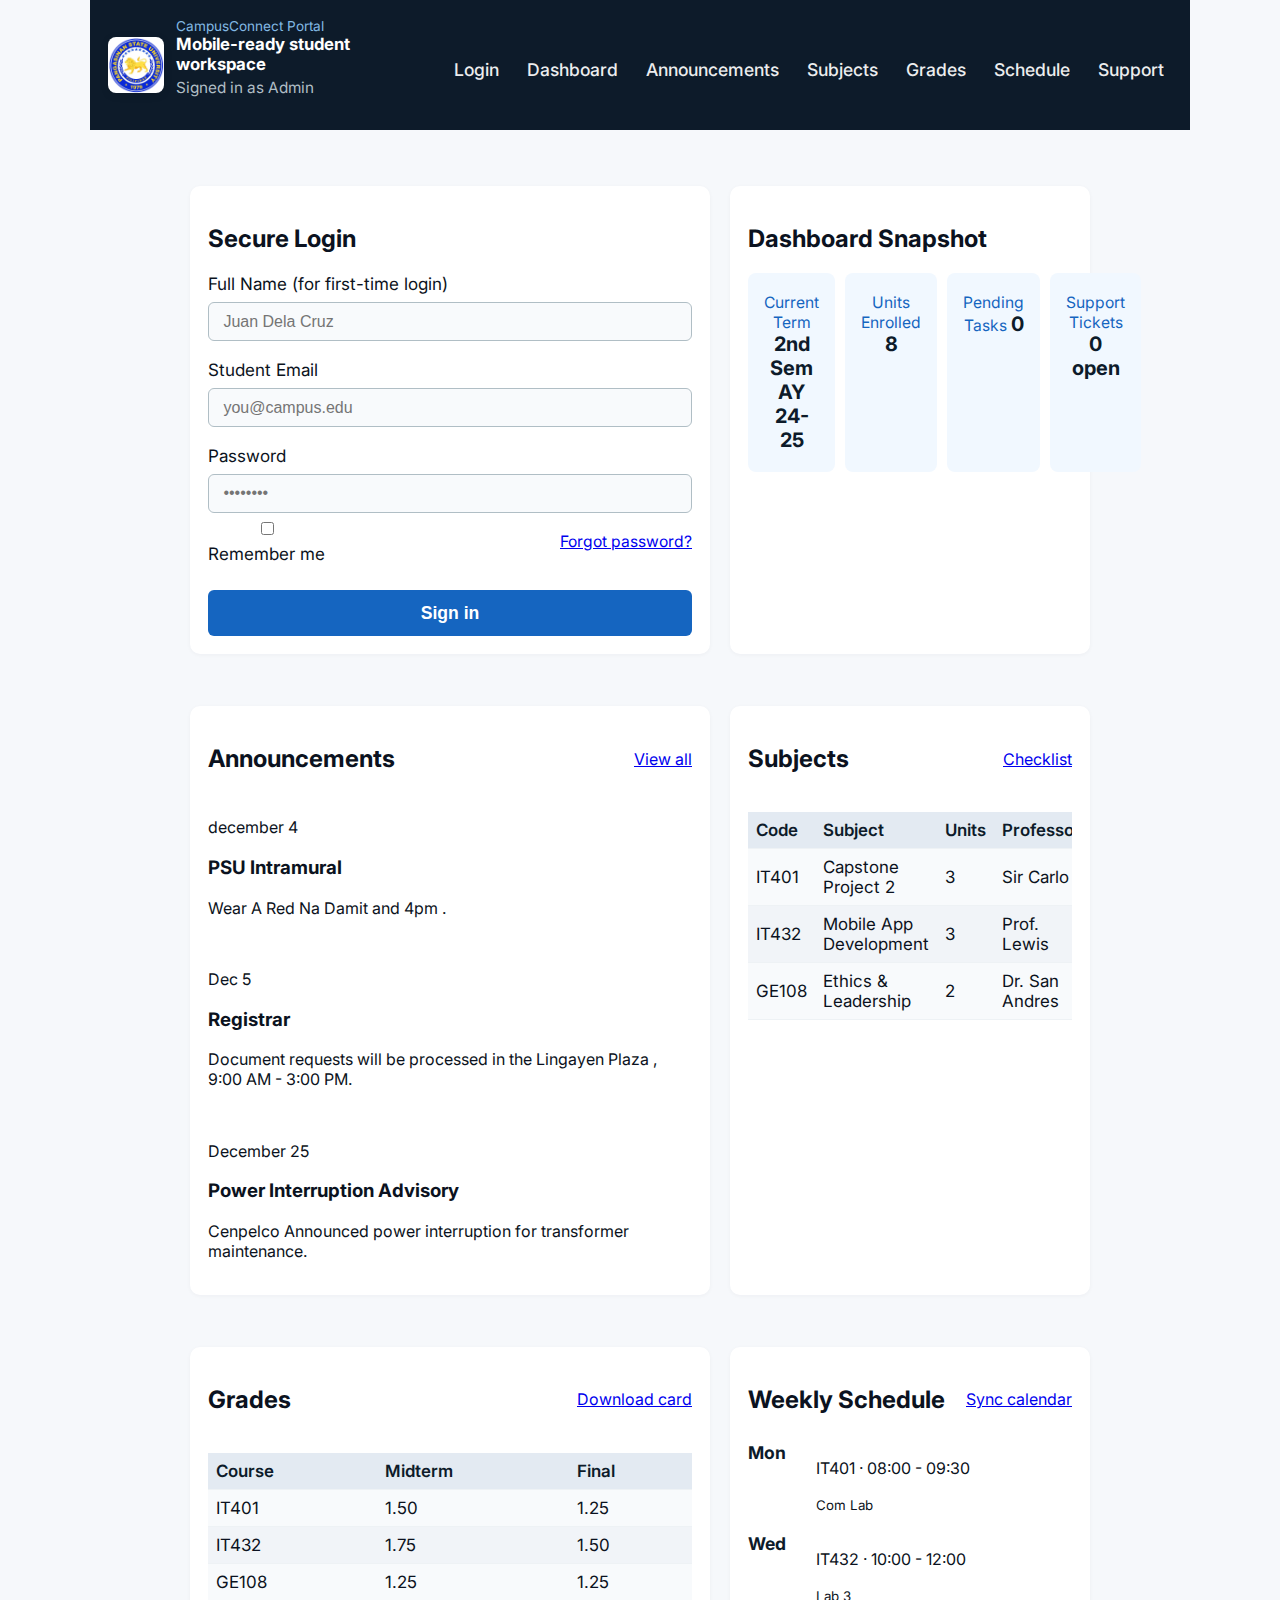
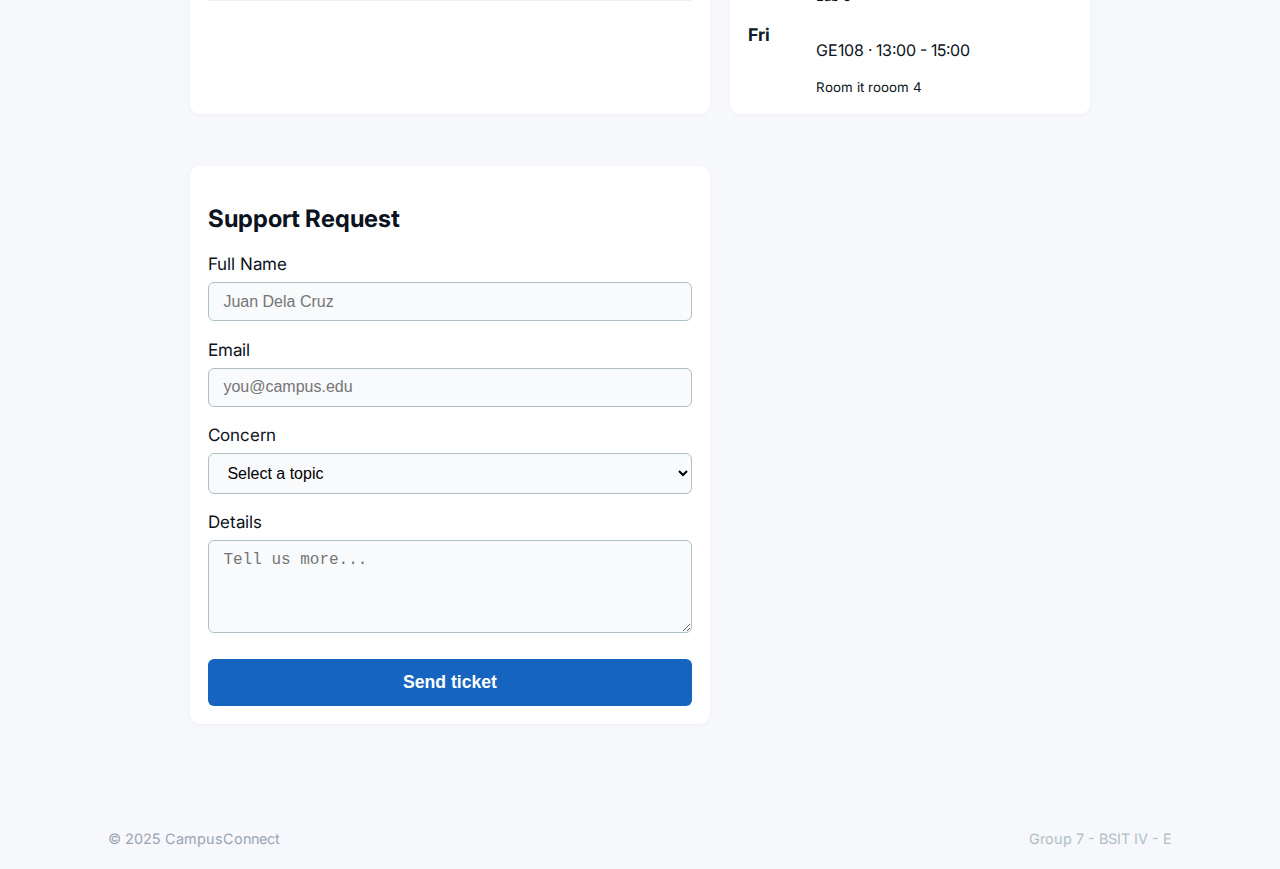
<file: index.html>
<!DOCTYPE html>
<html lang="en">
<head>
    <meta charset="UTF-8">
    <meta http-equiv="X-UA-Compatible" content="IE=edge">
    <meta name="viewport" content="width=device-width, initial-scale=1.0">
    <meta name="theme-color" content="#0d1b2a">
    <title>CampusConnect</title>
    <link rel="preconnect" href="https://fonts.googleapis.com">
    <link rel="preconnect" href="https://fonts.gstatic.com" crossorigin>
    <link href="https://fonts.googleapis.com/css2?family=Inter:wght@400;500;600;700&display=swap" rel="stylesheet">
    <link rel="stylesheet" href="assets/css/style.min.css" media="all">

    <!-- Responsive overrides (mobile-first) -->
    <style>
        :root{
            --bg:#0d1b2a;
            --muted:#9aa4b2;
            --card:#ffffff;
            --accent:#0ea5a5;
            --max-width:1100px;
        }
        html,body{height:100%;}
        body{
            margin:0;
            font-family: "Inter", system-ui, -apple-system, "Segoe UI", Roboto, "Helvetica Neue", Arial;
            background:#f6f8fb;
            color:#0b1220;
            -webkit-font-smoothing:antialiased;
            -moz-osx-font-smoothing:grayscale;
            display:flex;
            justify-content:center;
        }
        .page-wrapper{width:100%;max-width:var(--max-width);}

        /* Header */
        .portal-header{
            background:var(--bg);
            color:#fff;
            padding:14px;
            display:flex;
            flex-direction:column;
            gap:12px;
            align-items:flex-start;
        }
        .portal-header .brand{
            width:100%;
            display:flex;
            align-items:center;
            gap:12px;
        }
        .portal-header .brand img{width:56px;height:56px;object-fit:contain}
        .portal-header h1{font-size:1.05rem;margin:0}
        .portal-header .eyebrow{margin:0;font-size:0.85rem;opacity:0.9}
        .hamburger{
            margin-left:auto;
            background:transparent;border:0;padding:8px;display:inline-flex;flex-direction:column;gap:5px;cursor:pointer;
            align-items:center;justify-content:center;
        }
        .hamburger span{display:block;width:22px;height:2px;background:#fff;border-radius:2px;transition:transform .2s, opacity .2s}
        .primary-nav{width:100%;display:none;flex-direction:column;gap:8px;padding:8px 0}
        .primary-nav a{color:#fff;text-decoration:none;padding:8px;border-radius:8px}
        .primary-nav a:hover{background:rgba(255,255,255,0.06)}

        /* Main layout */
        .portal-main{padding:16px;display:grid;grid-template-columns:1fr;gap:16px;background:transparent}
        .panel{background:var(--card);border-radius:10px;padding:14px;box-shadow:0 1px 4px rgba(12,24,40,0.04)}
        .panel-head{display:flex;justify-content:space-between;align-items:center;margin-bottom:8px}
        .stats-grid{display:grid;grid-template-columns:repeat(2,1fr);gap:10px}
        .table-wrapper{overflow:auto}
        table{width:100%;border-collapse:collapse}
        th,td{padding:8px;text-align:left;border-bottom:1px solid #eef2f5}

        /* Footer */
        .site-footer{display:flex;justify-content:space-between;gap:12px;padding:12px 16px;font-size:0.9rem;color:var(--muted);background:transparent}

        /* Mobile active nav */
        .primary-nav.active{display:flex}

        /* Larger screens */
        @media (min-width:640px){
            .stats-grid{grid-template-columns:repeat(4,1fr)}
            .portal-header{padding:18px}
            .portal-main{padding:20px}
        }
        @media (min-width:900px){
            .portal-header{flex-direction:row;align-items:center}
            .primary-nav{display:flex;width:auto;flex-direction:row;gap:12px;padding:0;background:transparent}
            .hamburger{display:none}
            .portal-main{grid-template-columns:1fr 360px;gap:20px;padding:24px}
            .panel{padding:18px}
            .site-footer{padding:18px}
        }

        /* Accessibility focus */
        a:focus, button:focus, input:focus, select:focus, textarea:focus{outline:3px solid rgba(14,165,175,0.15);outline-offset:2px}
        
        /* Make images and tables responsive */
        img{max-width:100%;height:auto}
        .list.compact article{display:flex;gap:12px;align-items:flex-start}
    </style>
</head>
<body>
<div class="page-wrapper">

<header class="portal-header">
    <div class="brand">
        <img src="assets/images/psu.png" alt="Campus logo" width="56" height="56">
        <div>
            <p class="eyebrow">CampusConnect Portal</p>
            <h1>Mobile-ready student workspace</h1>
            <p class="muted">Signed in as Admin</p>
        </div>
        <button class="hamburger" id="navToggle" aria-label="Toggle navigation" type="button">
            <span></span>
            <span></span>
            <span></span>
        </button>
    </div>
    <nav class="primary-nav" id="primaryNav">
        <a href="#login">Login</a>
        <a href="#dashboard">Dashboard</a>
        <a href="#announcements">Announcements</a>
        <a href="#subjects">Subjects</a>
        <a href="#grades">Grades</a>
        <a href="#schedule">Schedule</a>
        <a href="#support">Support</a>
    </nav>
</header>

<main class="portal-main">
    <section id="login" class="panel form-panel">
        <h2>Secure Login</h2>
        <form class="login-form" onsubmit="loginSubmit(event)">
            <label>
                Full Name (for first-time login)
                <input type="text" name="full_name" placeholder="Juan Dela Cruz">
            </label>
            <label>
                Student Email
                <input type="email" name="student_email" placeholder="you@campus.edu" required>
            </label>
            <label>
                Password
                <input type="password" name="password" placeholder="••••••••" required>
            </label>
            <div class="form-meta">
                <label class="checkbox">
                    <input type="checkbox"> Remember me
                </label>
                <a href="#">Forgot password?</a>
            </div>
            <button type="submit" class="btn solid full">Sign in</button>
        </form>
    </section>

    <section id="dashboard" class="panel">
        <h2>Dashboard Snapshot</h2>
        <div class="stats-grid">
            <article>
                <small>Current Term</small>
                <strong>2nd Sem AY 24-25</strong>
            </article>
            <article>
                <small>Units Enrolled</small>
                <strong>8</strong>
            </article>
            <article>
                <small>Pending Tasks</small>
                <strong>0</strong>
            </article>
            <article>
                <small>Support Tickets</small>
                <strong>0 open</strong>
            </article>
        </div>
    </section>

    <section id="announcements" class="panel">
        <div class="panel-head">
            <h2>Announcements</h2>
            <a href="#">View all</a>
        </div>
        <div class="list">
            <article>
                <p class="eyebrow">december 4</p>
                <h3>PSU Intramural</h3>
                <p>Wear A Red Na Damit and 4pm .</p>
            </article>
            <article>
                <p class="eyebrow">Dec 5</p>
                <h3>Registrar</h3>
                <p>Document requests will be processed in the Lingayen Plaza , 9:00 AM - 3:00 PM.</p>
            </article>
            <article>
                <p class="eyebrow">December 25</p>
                <h3>Power Interruption Advisory</h3>
                <p>Cenpelco Announced power interruption for transformer maintenance.</p>
            </article>
        </div>
    </section>

    <section id="subjects" class="panel">
        <div class="panel-head">
            <h2>Subjects</h2>
            <a href="#">Checklist</a>
        </div>
        <div class="table-wrapper">
            <table>
                <thead>
                    <tr>
                        <th>Code</th>
                        <th>Subject</th>
                        <th>Units</th>
                        <th>Professor</th>
                    </tr>
                </thead>
                <tbody>
                    <tr>
                        <td>IT401</td>
                        <td>Capstone Project 2</td>
                        <td>3</td>
                        <td>Sir Carlo</td>
                    </tr>
                    <tr>
                        <td>IT432</td>
                        <td>Mobile App Development</td>
                        <td>3</td>
                        <td>Prof. Lewis</td>
                    </tr>
                    <tr>
                        <td>GE108</td>
                        <td>Ethics &amp; Leadership</td>
                        <td>2</td>
                        <td>Dr. San Andres</td>
                    </tr>
                </tbody>
            </table>
        </div>
    </section>

    <section id="grades" class="panel">
        <div class="panel-head">
            <h2>Grades</h2>
            <a href="#">Download card</a>
        </div>
        <div class="table-wrapper">
            <table>
                <thead>
                    <tr>
                        <th>Course</th>
                        <th>Midterm</th>
                        <th>Final</th>
                    </tr>
                </thead>
                <tbody>
                    <tr>
                        <td>IT401</td>
                        <td>1.50</td>
                        <td>1.25</td>
                    </tr>
                    <tr>
                        <td>IT432</td>
                        <td>1.75</td>
                        <td>1.50</td>
                    </tr>
                    <tr>
                        <td>GE108</td>
                        <td>1.25</td>
                        <td>1.25</td>
                    </tr>
                </tbody>
            </table>
        </div>
    </section>

    <section id="schedule" class="panel">
        <div class="panel-head">
            <h2>Weekly Schedule</h2>
            <a href="#">Sync calendar</a>
        </div>
        <div class="list compact">
            <article>
                <strong>Mon</strong>
                <div>
                    <p>IT401 · 08:00 - 09:30</p>
                    <small>Com Lab</small>
                </div>
            </article>
            <article>
                <strong>Wed</strong>
                <div>
                    <p>IT432 · 10:00 - 12:00</p>
                    <small>Lab 3</small>
                </div>
            </article>
            <article>
                <strong>Fri</strong>
                <div>
                    <p>GE108 · 13:00 - 15:00</p>
                    <small>Room it rooom 4</small>
                </div>
            </article>
        </div>
    </section>

    <section id="support" class="panel form-panel">
        <h2>Support Request</h2>
        <form class="support-form" onsubmit="supportSubmit(event)">
            <label>
                Full Name
                <input type="text" name="full-name" placeholder="Juan Dela Cruz" required>
            </label>
            <label>
                Email
                <input type="email" name="email" placeholder="you@campus.edu" required>
            </label>
            <label>
                Concern
                <select name="concern" required>
                    <option value="">Select a topic</option>
                    <option value="enrollment">Enrollment</option>
                    <option value="it">IT Support</option>
                    <option value="finance">Finance</option>
                    <option value="other">Other</option>
                </select>
            </label>
            <label>
                Details
                <textarea name="message" rows="4" placeholder="Tell us more..." required></textarea>
            </label>
            <button type="submit" class="btn solid full">Send ticket</button>
        </form>
    </section>

</main>

<footer class="site-footer">
    <span>&copy; 2025 CampusConnect</span>
    <span class="muted">Group 7 - BSIT IV - E</span>
</footer>
</div>

<script>
function loginSubmit(e) {
    e.preventDefault();
    alert('Login form submitted! (Static demo only)');
}
function supportSubmit(e) {
    e.preventDefault();
    alert('Support ticket sent! (Static demo only)');
}
document.addEventListener('DOMContentLoaded', function() {
    var navToggle = document.getElementById('navToggle');
    var nav = document.getElementById('primaryNav');

    // accessibility attributes
    navToggle.setAttribute('aria-controls','primaryNav');
    navToggle.setAttribute('aria-expanded', 'false');


    navToggle.addEventListener('click', function() {
        var isActive = nav.classList.toggle('active');
        navToggle.setAttribute('aria-expanded', String(isActive));
    });

    document.addEventListener('click', function(e) {
        if (!nav.contains(e.target) && !navToggle.contains(e.target)) {
            nav.classList.remove('active');
            navToggle.setAttribute('aria-expanded', 'false');
        }
    });

    document.addEventListener('keydown', function(e) {
        if (e.key === 'Escape' && nav.classList.contains('active')) {
            nav.classList.remove('active');
            navToggle.setAttribute('aria-expanded', 'false');
            navToggle.focus();
        }
    });
});
</script>
</body>
</html>
</file>
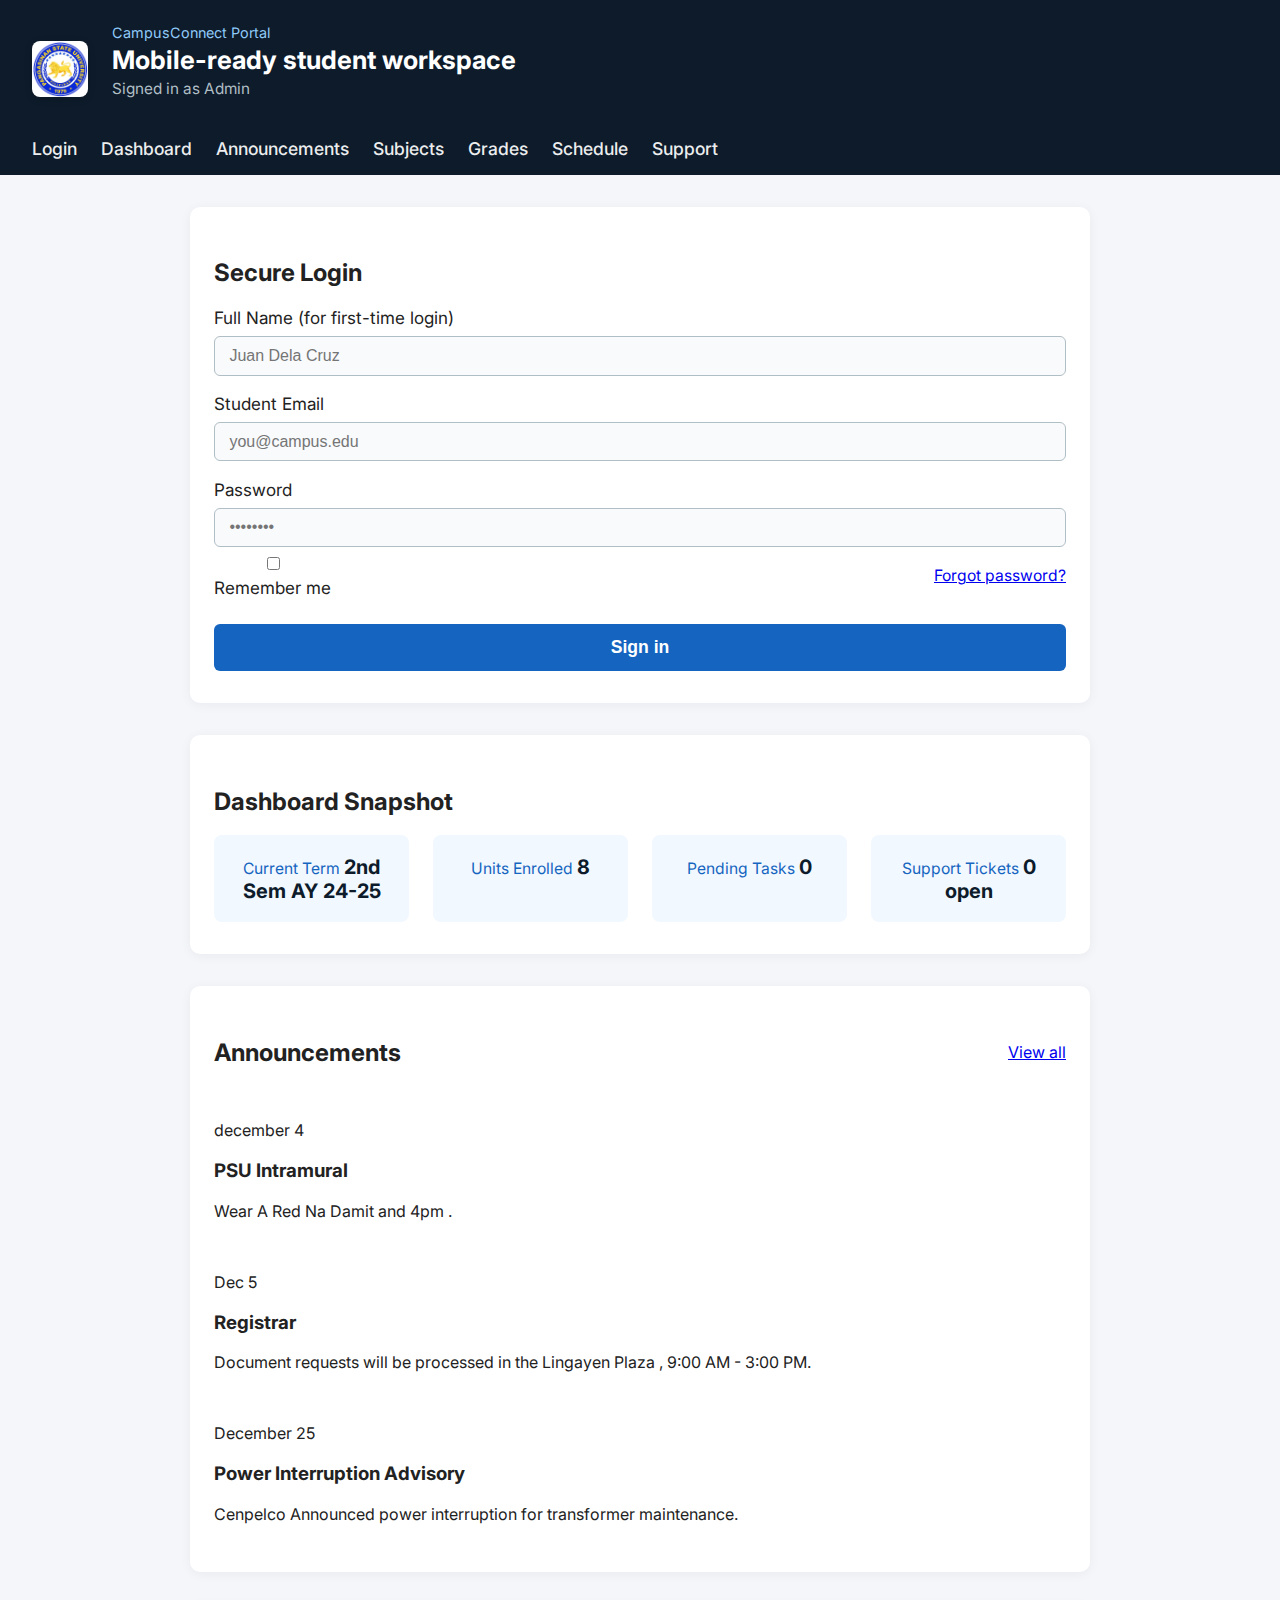
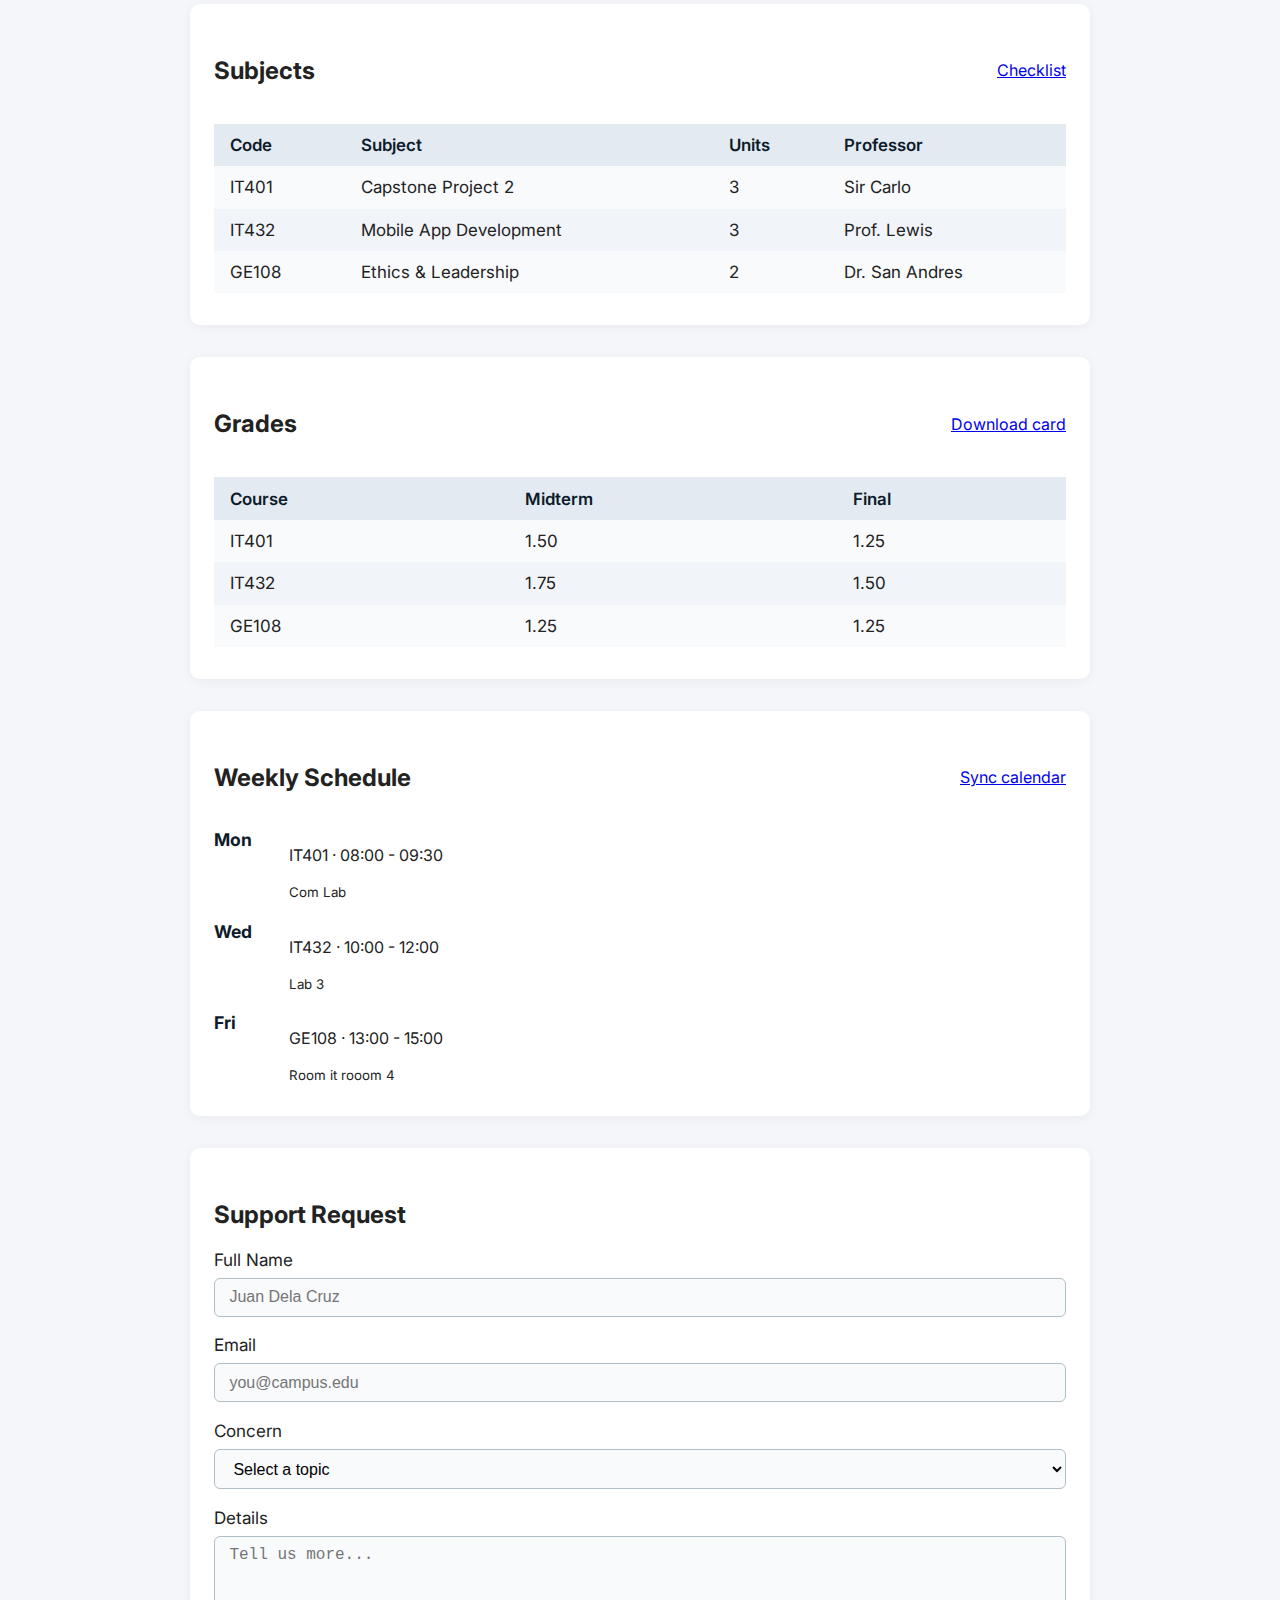
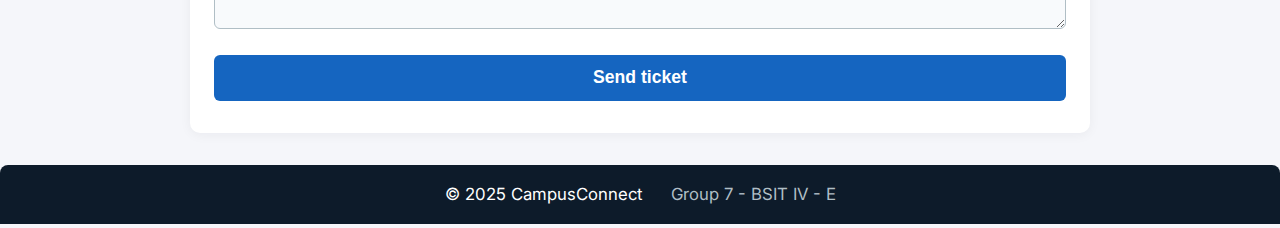
<file: CampusConnectG7/index.html>
<!DOCTYPE html>
<html lang="en">
<head>
    <meta charset="UTF-8">
    <meta http-equiv="X-UA-Compatible" content="IE=edge">
    <meta name="viewport" content="width=device-width, initial-scale=1.0">
    <meta name="theme-color" content="#0d1b2a">
    <title>CampusConnect</title>
    <link rel="preconnect" href="https://fonts.googleapis.com">
    <link rel="preconnect" href="https://fonts.gstatic.com" crossorigin>
    <link href="https://fonts.googleapis.com/css2?family=Inter:wght@400;500;600;700&display=swap" rel="stylesheet">
    <link rel="stylesheet" href="assets/css/style.min.css" media="all">
</head>
<body>

<header class="portal-header">
    <div class="brand">
        <img src="assets/images/psu.png" alt="Campus logo" width="56" height="56">
        <div>
            <p class="eyebrow">CampusConnect Portal</p>
            <h1>Mobile-ready student workspace</h1>
            <p class="muted">Signed in as Admin</p>
        </div>
    </div>
    <nav class="primary-nav">
        <a href="#login">Login</a>
        <a href="#dashboard">Dashboard</a>
        <a href="#announcements">Announcements</a>
        <a href="#subjects">Subjects</a>
        <a href="#grades">Grades</a>
        <a href="#schedule">Schedule</a>
        <a href="#support">Support</a>
    </nav>
</header>

<main class="portal-main">
    <section id="login" class="panel form-panel">
        <h2>Secure Login</h2>
        <form class="login-form" onsubmit="loginSubmit(event)">
            <label>
                Full Name (for first-time login)
                <input type="text" name="full_name" placeholder="Juan Dela Cruz">
            </label>
            <label>
                Student Email
                <input type="email" name="student_email" placeholder="you@campus.edu" required>
            </label>
            <label>
                Password
                <input type="password" name="password" placeholder="••••••••" required>
            </label>
            <div class="form-meta">
                <label class="checkbox">
                    <input type="checkbox"> Remember me
                </label>
                <a href="#">Forgot password?</a>
            </div>
            <button type="submit" class="btn solid full">Sign in</button>
        </form>
    </section>

    <section id="dashboard" class="panel">
        <h2>Dashboard Snapshot</h2>
        <div class="stats-grid">
            <article>
                <small>Current Term</small>
                <strong>2nd Sem AY 24-25</strong>
            </article>
            <article>
                <small>Units Enrolled</small>
                <strong>8</strong>
            </article>
            <article>
                <small>Pending Tasks</small>
                <strong>0</strong>
            </article>
            <article>
                <small>Support Tickets</small>
                <strong>0 open</strong>
            </article>
        </div>
    </section>

    <section id="announcements" class="panel">
        <div class="panel-head">
            <h2>Announcements</h2>
            <a href="#">View all</a>
        </div>
        <div class="list">
            <article>
                <p class="eyebrow">december 4</p>
                <h3>PSU Intramural</h3>
                <p>Wear A Red Na Damit and 4pm .</p>
            </article>
            <article>
                <p class="eyebrow">Dec 5</p>
                <h3>Registrar</h3>
                <p>Document requests will be processed in the Lingayen Plaza , 9:00 AM - 3:00 PM.</p>
            </article>
            <article>
                <p class="eyebrow">December 25</p>
                <h3>Power Interruption Advisory</h3>
                <p>Cenpelco Announced power interruption for transformer maintenance.</p>
            </article>
        </div>
    </section>

    <section id="subjects" class="panel">
        <div class="panel-head">
            <h2>Subjects</h2>
            <a href="#">Checklist</a>
        </div>
        <div class="table-wrapper">
            <table>
                <thead>
                    <tr>
                        <th>Code</th>
                        <th>Subject</th>
                        <th>Units</th>
                        <th>Professor</th>
                    </tr>
                </thead>
                <tbody>
                    <tr>
                        <td>IT401</td>
                        <td>Capstone Project 2</td>
                        <td>3</td>
                        <td>Sir Carlo</td>
                    </tr>
                    <tr>
                        <td>IT432</td>
                        <td>Mobile App Development</td>
                        <td>3</td>
                        <td>Prof. Lewis</td>
                    </tr>
                    <tr>
                        <td>GE108</td>
                        <td>Ethics &amp; Leadership</td>
                        <td>2</td>
                        <td>Dr. San Andres</td>
                    </tr>
                </tbody>
            </table>
        </div>
    </section>

    <section id="grades" class="panel">
        <div class="panel-head">
            <h2>Grades</h2>
            <a href="#">Download card</a>
        </div>
        <div class="table-wrapper">
            <table>
                <thead>
                    <tr>
                        <th>Course</th>
                        <th>Midterm</th>
                        <th>Final</th>
                    </tr>
                </thead>
                <tbody>
                    <tr>
                        <td>IT401</td>
                        <td>1.50</td>
                        <td>1.25</td>
                    </tr>
                    <tr>
                        <td>IT432</td>
                        <td>1.75</td>
                        <td>1.50</td>
                    </tr>
                    <tr>
                        <td>GE108</td>
                        <td>1.25</td>
                        <td>1.25</td>
                    </tr>
                </tbody>
            </table>
        </div>
    </section>

    <section id="schedule" class="panel">
        <div class="panel-head">
            <h2>Weekly Schedule</h2>
            <a href="#">Sync calendar</a>
        </div>
        <div class="list compact">
            <article>
                <strong>Mon</strong>
                <div>
                    <p>IT401 · 08:00 - 09:30</p>
                    <small>Com Lab</small>
                </div>
            </article>
            <article>
                <strong>Wed</strong>
                <div>
                    <p>IT432 · 10:00 - 12:00</p>
                    <small>Lab 3</small>
                </div>
            </article>
            <article>
                <strong>Fri</strong>
                <div>
                    <p>GE108 · 13:00 - 15:00</p>
                    <small>Room it rooom 4</small>
                </div>
            </article>
        </div>
    </section>

    <section id="support" class="panel form-panel">
        <h2>Support Request</h2>
        <form class="support-form" onsubmit="supportSubmit(event)">
            <label>
                Full Name
                <input type="text" name="full-name" placeholder="Juan Dela Cruz" required>
            </label>
            <label>
                Email
                <input type="email" name="email" placeholder="you@campus.edu" required>
            </label>
            <label>
                Concern
                <select name="concern" required>
                    <option value="">Select a topic</option>
                    <option value="enrollment">Enrollment</option>
                    <option value="it">IT Support</option>
                    <option value="finance">Finance</option>
                    <option value="other">Other</option>
                </select>
            </label>
            <label>
                Details
                <textarea name="message" rows="4" placeholder="Tell us more..." required></textarea>
            </label>
            <button type="submit" class="btn solid full">Send ticket</button>
        </form>
    </section>

</main>

<footer class="site-footer">
    <span>&copy; 2025 CampusConnect</span>
    <span class="muted">Group 7 - BSIT IV - E</span>
</footer>

<script>
function loginSubmit(e) {
    e.preventDefault();
    alert('Login form submitted! (Static demo only)');
}
function supportSubmit(e) {
    e.preventDefault();
    alert('Support ticket sent! (Static demo only)');
}
</script>

</body>
</html>
</file>
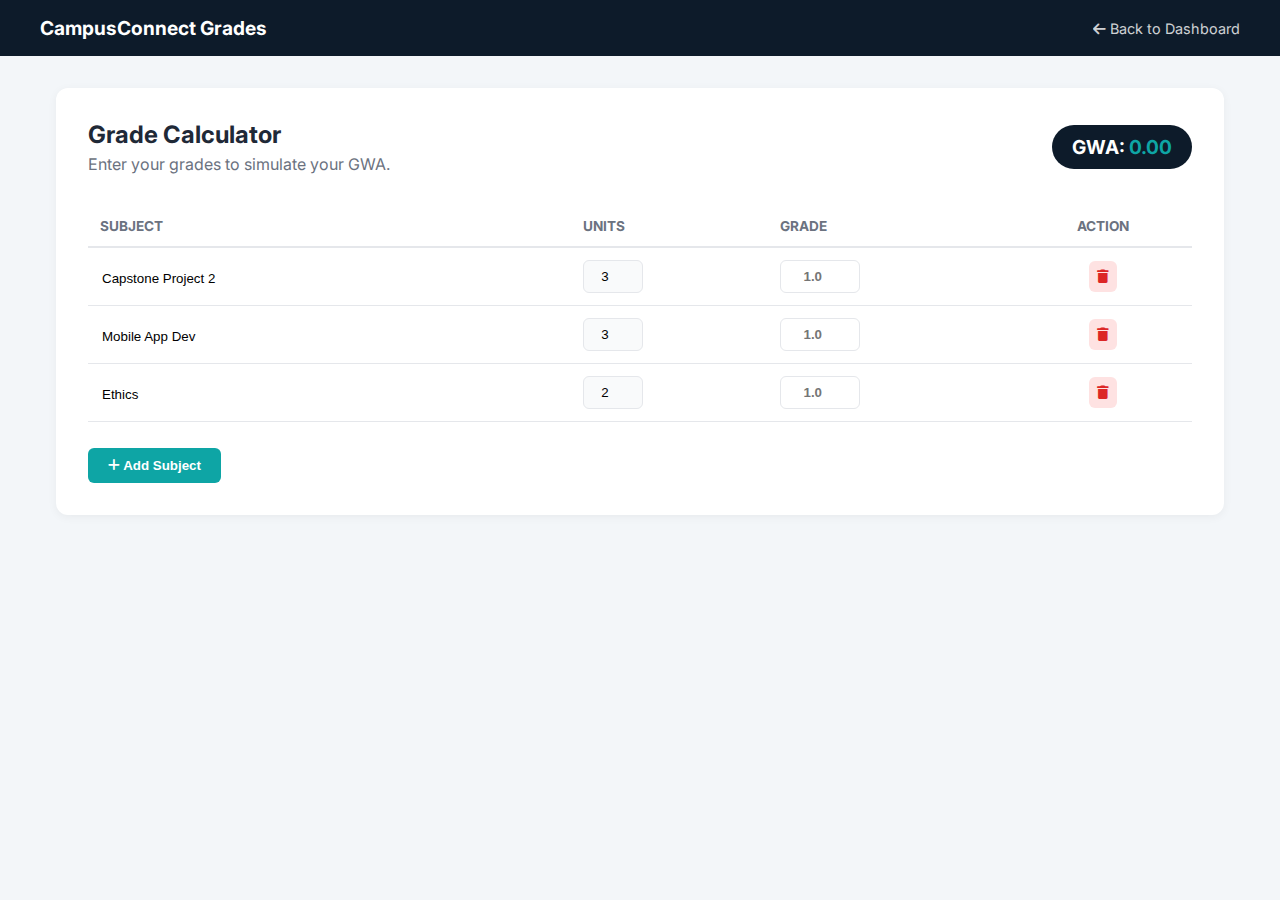
<file: grades.html>
<!DOCTYPE html>
<html lang="en">
<head>
    <meta charset="UTF-8">
    <meta name="viewport" content="width=device-width, initial-scale=1.0">
    <title>My Grades - CampusConnect</title>
    <link href="https://fonts.googleapis.com/css2?family=Inter:wght@400;500;600;700&display=swap" rel="stylesheet">
    <link rel="stylesheet" href="https://cdnjs.cloudflare.com/ajax/libs/font-awesome/6.4.0/css/all.min.css">
    <style>
        /* REUSING CSS VARIABLES FROM INDEX.HTML */
        :root { --primary: #0ea5a5; --bg-dark: #0d1b2a; --bg-light: #f3f6f9; --card-bg: #fff; --text-main: #1f2937; --border: #e5e7eb; --radius: 12px; --max-width: 1200px; }
        * { box-sizing: border-box; }
        body { margin: 0; font-family: 'Inter', sans-serif; background: var(--bg-light); color: var(--text-main); }
        
        /* Header & Layout Structure (Simplified for brevity) */
        .portal-header { background: var(--bg-dark); color: white; padding: 1rem; position: sticky; top: 0; z-index: 10; }
        .header-content { max-width: var(--max-width); margin: 0 auto; display: flex; justify-content: space-between; align-items: center; }
        .brand h1 { font-size: 1.2rem; margin: 0; }
        .back-link { color: white; text-decoration: none; font-size: 0.9rem; opacity: 0.8; }
        
        .portal-main { max-width: var(--max-width); margin: 2rem auto; padding: 0 1rem; }
        .panel { background: var(--card-bg); padding: 2rem; border-radius: var(--radius); box-shadow: 0 2px 10px rgba(0,0,0,0.05); }

        /* Calculator Specific Styles */
        .grade-header { display: flex; justify-content: space-between; align-items: center; margin-bottom: 2rem; flex-wrap: wrap; gap: 1rem; }
        .gwa-badge { background: var(--bg-dark); color: white; padding: 10px 20px; border-radius: 50px; font-weight: 700; font-size: 1.2rem; }
        .gwa-badge span { color: var(--primary); }

        table { width: 100%; border-collapse: collapse; margin-bottom: 1rem; }
        th { text-align: left; padding: 12px; border-bottom: 2px solid var(--border); color: #6b7280; font-size: 0.85rem; text-transform: uppercase; }
        td { padding: 12px; border-bottom: 1px solid var(--border); vertical-align: middle; }
        
        /* Input Styles within Table */
        .grade-input { width: 80px; padding: 8px; border: 1px solid var(--border); border-radius: 6px; text-align: center; font-weight: 600; }
        .units-input { width: 60px; padding: 8px; background: #f9fafb; border: 1px solid var(--border); border-radius: 6px; text-align: center; }
        
        .action-btn { background: #fee2e2; color: #dc2626; border: none; padding: 8px; border-radius: 6px; cursor: pointer; }
        .add-btn { background: var(--primary); color: white; border: none; padding: 10px 20px; border-radius: 6px; font-weight: 600; cursor: pointer; margin-top: 10px; }

        @media(max-width: 600px) {
            .gwa-badge { width: 100%; text-align: center; }
            td, th { padding: 8px 4px; font-size: 0.9rem; }
            .grade-input, .units-input { width: 100%; }
        }
    </style>
</head>
<body>

    <header class="portal-header">
        <div class="header-content">
            <div class="brand">
                <h1>CampusConnect Grades</h1>
            </div>
            <a href="index.html" class="back-link"><i class="fa-solid fa-arrow-left"></i> Back to Dashboard</a>
        </div>
    </header>

    <main class="portal-main">
        <section class="panel">
            <div class="grade-header">
                <div>
                    <h2 style="margin:0">Grade Calculator</h2>
                    <p style="margin:5px 0 0; color:#6b7280">Enter your grades to simulate your GWA.</p>
                </div>
                <div class="gwa-badge">
                    GWA: <span id="gwaDisplay">0.00</span>
                </div>
            </div>

            <div style="overflow-x: auto;">
                <table id="gradeTable">
                    <thead>
                        <tr>
                            <th>Subject</th>
                            <th>Units</th>
                            <th>Grade</th>
                            <th style="text-align:center">Action</th>
                        </tr>
                    </thead>
                    <tbody>
                        <tr>
                            <td><input type="text" value="Capstone Project 2" style="width:100%; border:none; outline:none;"></td>
                            <td><input type="number" class="units-input" value="3" oninput="calculateGWA()"></td>
                            <td><input type="number" class="grade-input" placeholder="1.0" step="0.25" oninput="calculateGWA()"></td>
                            <td style="text-align:center"><button class="action-btn" onclick="deleteRow(this)"><i class="fa-solid fa-trash"></i></button></td>
                        </tr>
                        <tr>
                            <td><input type="text" value="Mobile App Dev" style="width:100%; border:none; outline:none;"></td>
                            <td><input type="number" class="units-input" value="3" oninput="calculateGWA()"></td>
                            <td><input type="number" class="grade-input" placeholder="1.0" step="0.25" oninput="calculateGWA()"></td>
                            <td style="text-align:center"><button class="action-btn" onclick="deleteRow(this)"><i class="fa-solid fa-trash"></i></button></td>
                        </tr>
                        <tr>
                            <td><input type="text" value="Ethics" style="width:100%; border:none; outline:none;"></td>
                            <td><input type="number" class="units-input" value="2" oninput="calculateGWA()"></td>
                            <td><input type="number" class="grade-input" placeholder="1.0" step="0.25" oninput="calculateGWA()"></td>
                            <td style="text-align:center"><button class="action-btn" onclick="deleteRow(this)"><i class="fa-solid fa-trash"></i></button></td>
                        </tr>
                    </tbody>
                </table>
            </div>

            <button class="add-btn" onclick="addRow()"><i class="fa-solid fa-plus"></i> Add Subject</button>
        </section>
    </main>

    <script>
        function calculateGWA() {
            let totalUnits = 0;
            let totalWeightedGrades = 0;
            const rows = document.querySelectorAll('#gradeTable tbody tr');

            rows.forEach(row => {
                const units = parseFloat(row.querySelector('.units-input').value) || 0;
                const grade = parseFloat(row.querySelector('.grade-input').value) || 0;

                if (units > 0 && grade > 0) {
                    totalUnits += units;
                    totalWeightedGrades += (units * grade);
                }
            });

            const gwa = totalUnits > 0 ? (totalWeightedGrades / totalUnits).toFixed(2) : "0.00";
            document.getElementById('gwaDisplay').innerText = gwa;
        }

        function deleteRow(btn) {
            const row = btn.closest('tr');
            row.remove();
            calculateGWA();
        }

        function addRow() {
            const tbody = document.querySelector('#gradeTable tbody');
            const newRow = document.createElement('tr');
            newRow.innerHTML = `
                <td><input type="text" placeholder="Subject Name" style="width:100%; border:none; outline:none;"></td>
                <td><input type="number" class="units-input" value="3" oninput="calculateGWA()"></td>
                <td><input type="number" class="grade-input" placeholder="0.0" step="0.25" oninput="calculateGWA()"></td>
                <td style="text-align:center"><button class="action-btn" onclick="deleteRow(this)"><i class="fa-solid fa-trash"></i></button></td>
            `;
            tbody.appendChild(newRow);
        }
    </script>
</body>
</html>
</file>
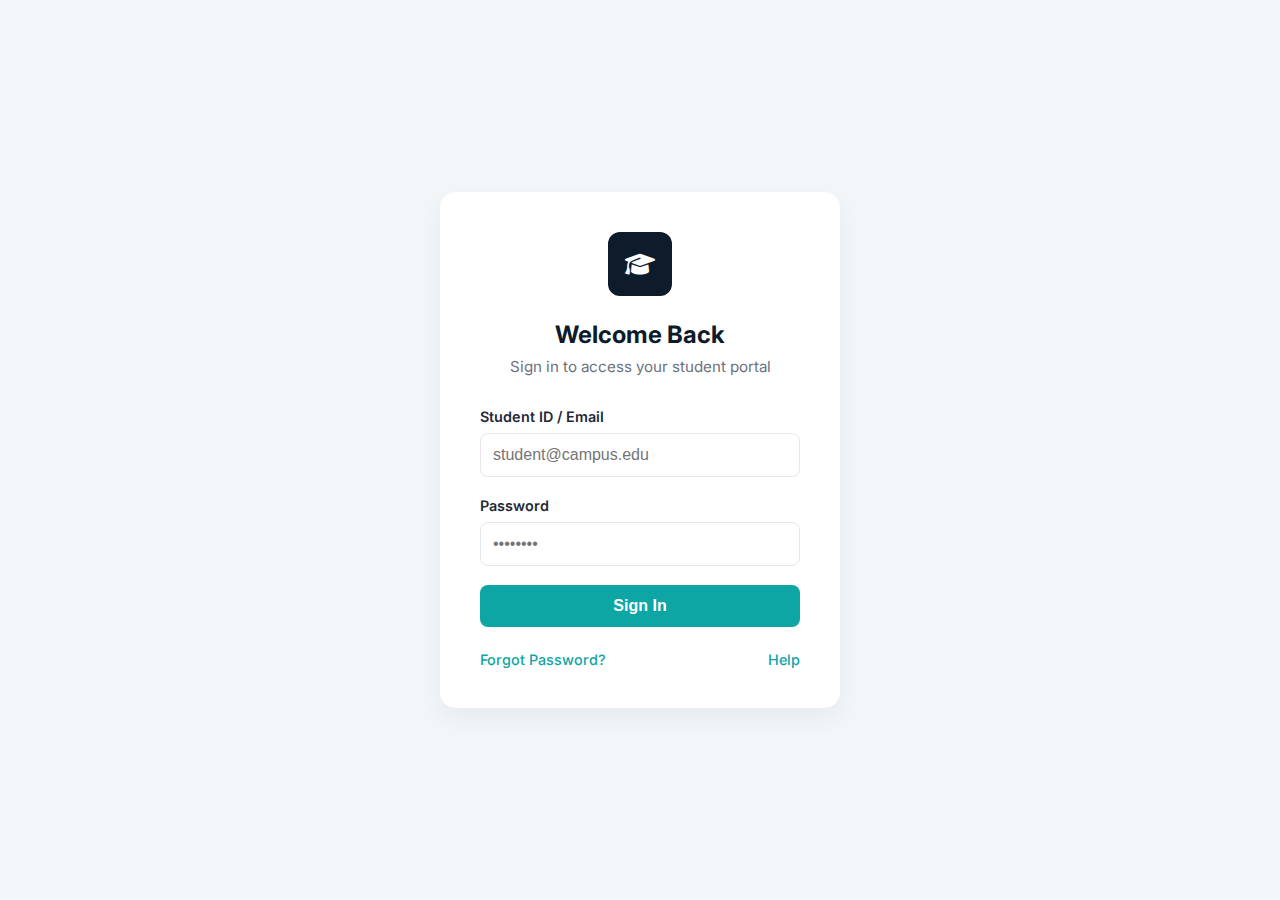
<file: login.html>
<!DOCTYPE html>
<html lang="en">
<head>
    <meta charset="UTF-8">
    <meta name="viewport" content="width=device-width, initial-scale=1.0">
    <title>Login - CampusConnect</title>
    <link href="https://fonts.googleapis.com/css2?family=Inter:wght@400;500;600;700&display=swap" rel="stylesheet">
    <link rel="stylesheet" href="https://cdnjs.cloudflare.com/ajax/libs/font-awesome/6.4.0/css/all.min.css">
    <style>
        :root {
            --primary: #0ea5a5;
            --primary-dark: #0b8787;
            --bg-dark: #0d1b2a;
            --text-main: #1f2937;
            --text-muted: #6b7280;
            --border: #e5e7eb;
        }
        * { box-sizing: border-box; }
        body {
            margin: 0;
            font-family: 'Inter', sans-serif;
            background: #f3f6f9;
            height: 100vh;
            display: flex;
            align-items: center;
            justify-content: center;
            padding: 1rem;
        }
        .login-card {
            background: white;
            padding: 2.5rem;
            border-radius: 16px;
            box-shadow: 0 10px 25px rgba(0,0,0,0.05);
            width: 100%;
            max-width: 400px;
            text-align: center;
        }
        .brand-logo {
            width: 64px;
            height: 64px;
            background: var(--bg-dark);
            border-radius: 12px;
            margin: 0 auto 1.5rem auto;
            display: flex;
            align-items: center;
            justify-content: center;
            color: white;
            font-size: 1.5rem;
        }
        h1 { margin: 0 0 0.5rem 0; font-size: 1.5rem; color: var(--bg-dark); }
        p { margin: 0 0 2rem 0; color: var(--text-muted); font-size: 0.95rem; }
        
        form { text-align: left; }
        label { display: block; font-size: 0.9rem; font-weight: 600; margin-bottom: 0.5rem; color: var(--text-main); }
        input {
            width: 100%;
            padding: 12px;
            margin-bottom: 1.2rem;
            border: 1px solid var(--border);
            border-radius: 8px;
            font-size: 1rem;
            transition: 0.2s;
        }
        input:focus { outline: none; border-color: var(--primary); box-shadow: 0 0 0 3px rgba(14,165,175,0.1); }
        
        .btn {
            width: 100%;
            padding: 12px;
            background: var(--primary);
            color: white;
            border: none;
            border-radius: 8px;
            font-size: 1rem;
            font-weight: 600;
            cursor: pointer;
            transition: 0.2s;
        }
        .btn:hover { background: var(--primary-dark); }
        
        .links {
            margin-top: 1.5rem;
            display: flex;
            justify-content: space-between;
            font-size: 0.9rem;
        }
        .links a { color: var(--primary); text-decoration: none; font-weight: 500; }
        .links a:hover { text-decoration: underline; }
    </style>
</head>
<body>
    <div class="login-card">
        <div class="brand-logo">
            <i class="fa-solid fa-graduation-cap"></i>
        </div>
        <h1>Welcome Back</h1>
        <p>Sign in to access your student portal</p>
        
        <form action="index.html">
            <label>Student ID / Email</label>
            <input type="email" placeholder="student@campus.edu" required>
            
            <label>Password</label>
            <input type="password" placeholder="••••••••" required>
            
            <button type="submit" class="btn">Sign In</button>
            
            <div class="links">
                <a href="#">Forgot Password?</a>
                <a href="#">Help</a>
            </div>
        </form>
    </div>
</body>
</html>
</file>
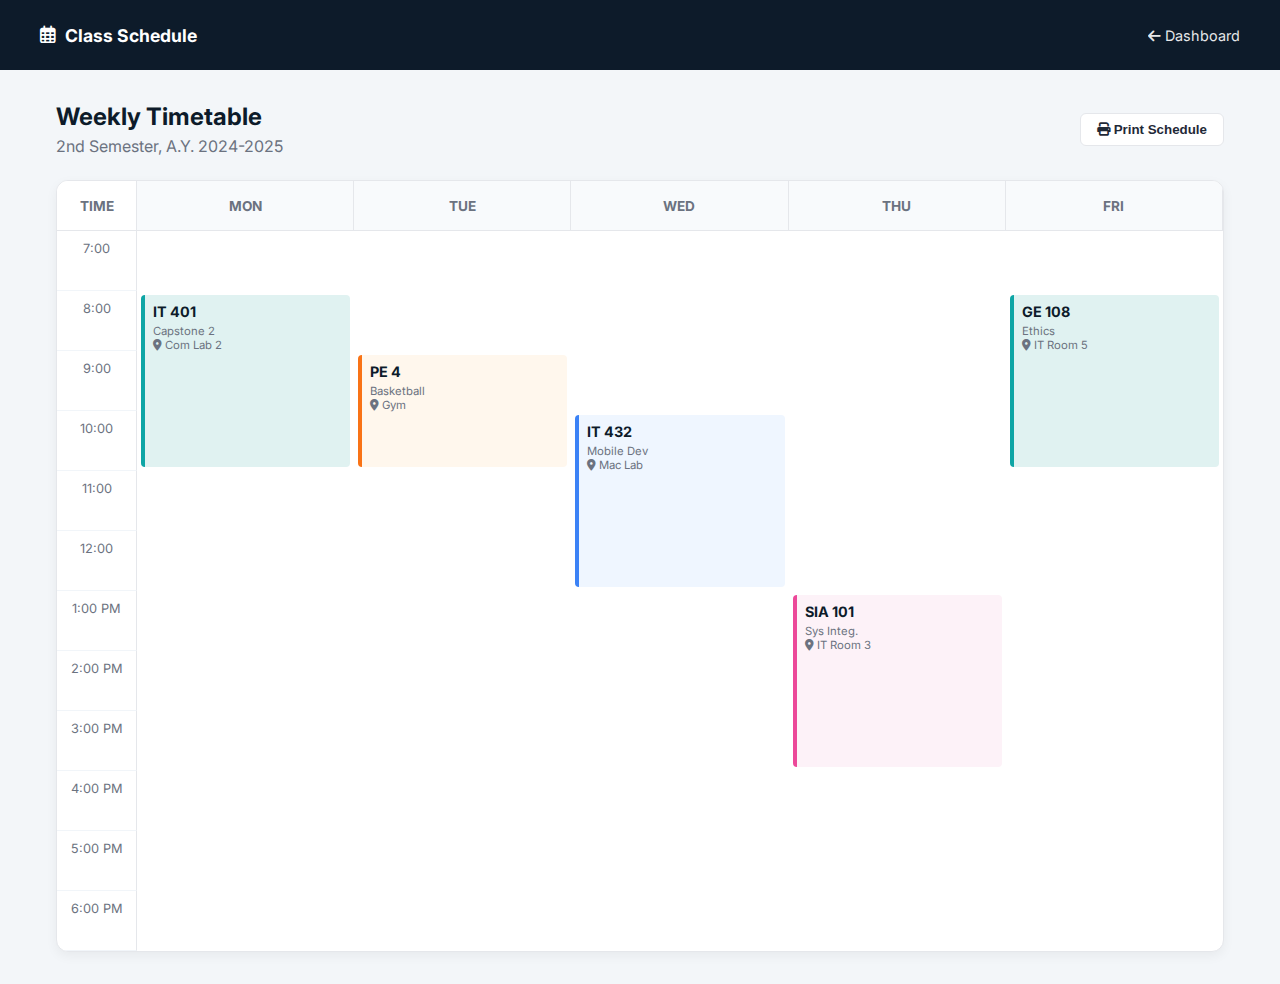
<file: schedule.html>
<!DOCTYPE html>
<html lang="en">
<head>
    <meta charset="UTF-8">
    <meta name="viewport" content="width=device-width, initial-scale=1.0">
    <title>Class Schedule - CampusConnect</title>
    <link href="https://fonts.googleapis.com/css2?family=Inter:wght@400;500;600;700&display=swap" rel="stylesheet">
    <link rel="stylesheet" href="https://cdnjs.cloudflare.com/ajax/libs/font-awesome/6.4.0/css/all.min.css">
    
    <style>
        :root {
            --primary: #0ea5a5;
            --primary-light: #e0f2f1;
            --bg-dark: #0d1b2a;
            --bg-light: #f3f6f9;
            --text-main: #1f2937;
            --text-muted: #6b7280;
            --border: #e5e7eb;
            --max-width: 1200px;
            --header-height: 60px;
        }

        * { box-sizing: border-box; }
        body {
            margin: 0;
            font-family: 'Inter', sans-serif;
            background: var(--bg-light);
            color: var(--text-main);
            min-height: 100vh;
            display: flex;
            flex-direction: column;
        }

        .portal-header {
            background: var(--bg-dark);
            color: white;
            padding: 0 1rem;
            height: 70px;
            display: flex;
            align-items: center;
            position: sticky;
            top: 0;
            z-index: 100;
        }
        .header-content {
            width: 100%;
            max-width: var(--max-width);
            margin: 0 auto;
            display: flex;
            justify-content: space-between;
            align-items: center;
        }
        .brand { display: flex; align-items: center; gap: 10px; font-weight: 700; font-size: 1.1rem; }
        .back-btn { color: white; text-decoration: none; font-size: 0.9rem; opacity: 0.9; }

        .main-container {
            width: 100%;
            max-width: var(--max-width);
            margin: 2rem auto;
            padding: 0 1rem;
            flex: 1;
        }

        .page-title {
            display: flex;
            justify-content: space-between;
            align-items: center;
            margin-bottom: 1.5rem;
        }
        .page-title h2 { margin: 0; color: var(--bg-dark); }
        .print-btn {
            background: white;
            border: 1px solid var(--border);
            padding: 8px 16px;
            border-radius: 6px;
            cursor: pointer;
            font-weight: 600;
            color: var(--text-main);
        }

        .mobile-tabs {
            display: none;
            background: white;
            padding: 10px;
            border-radius: 8px;
            margin-bottom: 1rem;
            overflow-x: auto;
            gap: 10px;
            box-shadow: 0 2px 5px rgba(0,0,0,0.05);
        }
        .tab-btn {
            border: none;
            background: transparent;
            padding: 8px 16px;
            border-radius: 20px;
            font-weight: 600;
            color: var(--text-muted);
            cursor: pointer;
            white-space: nowrap;
        }
        .tab-btn.active {
            background: var(--primary);
            color: white;
        }

        .schedule-grid {
            display: grid;
            grid-template-columns: 80px repeat(5, 1fr); 
            grid-template-rows: 50px repeat(12, 60px);
            background: white;
            border-radius: 12px;
            box-shadow: 0 4px 12px rgba(0,0,0,0.05);
            overflow: hidden;
            border: 1px solid var(--border);
        }

        .grid-header {
            background: #f8fafc;
            font-weight: 700;
            display: flex;
            align-items: center;
            justify-content: center;
            border-bottom: 1px solid var(--border);
            border-right: 1px solid var(--border);
            color: var(--text-muted);
            text-transform: uppercase;
            font-size: 0.85rem;
        }
        .time-col { border-right: 1px solid var(--border); background: white; }

        .time-slot {
            display: flex;
            justify-content: center;
            align-items: start;
            padding-top: 10px;
            font-size: 0.8rem;
            color: var(--text-muted);
            border-bottom: 1px solid #f1f5f9;
            border-right: 1px solid var(--border);
            grid-column: 1;
        }

        .grid-bg-cell {
            border-bottom: 1px solid #f1f5f9;
            border-right: 1px solid #f1f5f9;
        }

        .class-block {
            background: var(--primary-light);
            border-left: 4px solid var(--primary);
            padding: 8px;
            margin: 4px;
            border-radius: 4px;
            font-size: 0.85rem;
            overflow: hidden;
            color: var(--bg-dark);
            z-index: 2;
            transition: transform 0.2s;
            cursor: pointer;
        }
        .class-block:hover {
            transform: scale(1.02);
            box-shadow: 0 4px 10px rgba(0,0,0,0.1);
        }
        .class-block strong { display: block; margin-bottom: 4px; font-size: 0.9rem; }
        .class-block small { display: block; color: var(--text-muted); }

        .color-1 { background: #e0f2f1; border-color: #0ea5a5; }
        .color-2 { background: #eff6ff; border-color: #3b82f6; }
        .color-3 { background: #fff7ed; border-color: #f97316; }
        .color-4 { background: #fdf2f8; border-color: #ec4899; }

        .mobile-schedule-list {
            display: none;
            flex-direction: column;
            gap: 15px;
        }
        .mobile-card {
            background: white;
            padding: 1rem;
            border-radius: 12px;
            box-shadow: 0 2px 5px rgba(0,0,0,0.05);
            border-left: 5px solid var(--primary);
            display: flex;
            gap: 15px;
        }
        .mobile-time {
            min-width: 60px;
            text-align: center;
            font-weight: 700;
            color: var(--text-muted);
            border-right: 1px solid var(--border);
            padding-right: 15px;
            display: flex;
            flex-direction: column;
            justify-content: center;
        }
        .mobile-details h3 { margin: 0 0 5px 0; font-size: 1rem; }
        .mobile-details p { margin: 0; font-size: 0.9rem; color: var(--text-muted); }

        @media (max-width: 768px) {
            .schedule-grid { display: none; } 
            .mobile-tabs { display: flex; }
            .mobile-schedule-list { display: flex; } 
            .print-btn span { display: none; }
        }
    </style>
</head>
<body>

    <header class="portal-header">
        <div class="header-content">
            <div class="brand">
                <i class="fa-regular fa-calendar-days"></i> Class Schedule
            </div>
            <a href="index.html" class="back-btn"><i class="fa-solid fa-arrow-left"></i> Dashboard</a>
        </div>
    </header>

    <div class="main-container">
        <div class="page-title">
            <div>
                <h2>Weekly Timetable</h2>
                <p style="margin:5px 0 0; color:var(--text-muted)">2nd Semester, A.Y. 2024-2025</p>
            </div>
            <button class="print-btn" onclick="window.print()">
                <i class="fa-solid fa-print"></i> <span>Print Schedule</span>
            </button>
        </div>

        <div class="mobile-tabs" id="dayTabs">
            <button class="tab-btn active" onclick="filterMobile('mon', this)">Mon</button>
            <button class="tab-btn" onclick="filterMobile('tue', this)">Tue</button>
            <button class="tab-btn" onclick="filterMobile('wed', this)">Wed</button>
            <button class="tab-btn" onclick="filterMobile('thu', this)">Thu</button>
            <button class="tab-btn" onclick="filterMobile('fri', this)">Fri</button>
            <button class="tab-btn" onclick="filterMobile('sat', this)">Sat</button>
        </div>

        <div class="schedule-grid">
            <div class="grid-header" style="background:white;">Time</div>
            <div class="grid-header">Mon</div>
            <div class="grid-header">Tue</div>
            <div class="grid-header">Wed</div>
            <div class="grid-header">Thu</div>
            <div class="grid-header">Fri</div>

            <div class="time-slot" style="grid-row: 2">7:00</div>
            <div class="time-slot" style="grid-row: 3">8:00</div>
            <div class="time-slot" style="grid-row: 4">9:00</div>
            <div class="time-slot" style="grid-row: 5">10:00</div>
            <div class="time-slot" style="grid-row: 6">11:00</div>
            <div class="time-slot" style="grid-row: 7">12:00</div>
            <div class="time-slot" style="grid-row: 8">1:00 PM</div>
            <div class="time-slot" style="grid-row: 9">2:00 PM</div>
            <div class="time-slot" style="grid-row: 10">3:00 PM</div>
            <div class="time-slot" style="grid-row: 11">4:00 PM</div>
            <div class="time-slot" style="grid-row: 12">5:00 PM</div>
            <div class="time-slot" style="grid-row: 13">6:00 PM</div>

            <div class="class-block color-1" style="grid-column: 2; grid-row: 3 / span 3;">
                <strong>IT 401</strong>
                <small>Capstone 2</small>
                <small><i class="fa-solid fa-location-dot"></i> Com Lab 2</small>
            </div>

            <div class="class-block color-3" style="grid-column: 3; grid-row: 4 / span 2;">
                <strong>PE 4</strong>
                <small>Basketball</small>
                <small><i class="fa-solid fa-location-dot"></i> Gym</small>
            </div>

            <div class="class-block color-2" style="grid-column: 4; grid-row: 5 / span 3;">
                <strong>IT 432</strong>
                <small>Mobile Dev</small>
                <small><i class="fa-solid fa-location-dot"></i> Mac Lab</small>
            </div>

            <div class="class-block color-4" style="grid-column: 5; grid-row: 8 / span 3;">
                <strong>SIA 101</strong>
                <small>Sys Integ.</small>
                <small><i class="fa-solid fa-location-dot"></i> IT Room 3</small>
            </div>

            <div class="class-block color-1" style="grid-column: 6; grid-row: 3 / span 3;">
                <strong>GE 108</strong>
                <small>Ethics</small>
                <small><i class="fa-solid fa-location-dot"></i> IT Room 5</small>
            </div>
            
        </div>

        <div class="mobile-schedule-list" id="mobileList">
            
            <div class="mobile-card item-mon color-1" style="border-left-color: #0ea5a5;">
                <div class="mobile-time">
                    <span>08:00</span>
                    <span style="font-size:0.8rem; font-weight:400">11:00</span>
                </div>
                <div class="mobile-details">
                    <h3>IT 401 - Capstone 2</h3>
                    <p>Com Lab 2 • Sir Carlo</p>
                </div>
            </div>

            <div class="mobile-card item-tue color-3" style="display:none; border-left-color: #f97316;">
                <div class="mobile-time">
                    <span>09:00</span>
                    <span style="font-size:0.8rem; font-weight:400">11:00</span>
                </div>
                <div class="mobile-details">
                    <h3>PE 4 - Team Sports</h3>
                    <p>University Gym • Coach D</p>
                </div>
            </div>

            <div class="mobile-card item-wed color-2" style="display:none; border-left-color: #3b82f6;">
                <div class="mobile-time">
                    <span>10:00</span>
                    <span style="font-size:0.8rem; font-weight:400">01:00</span>
                </div>
                <div class="mobile-details">
                    <h3>IT 432 - Mobile Dev</h3>
                    <p>Mac Lab • Prof Lewis</p>
                </div>
            </div>

            <div class="mobile-card item-thu color-4" style="display:none; border-left-color: #ec4899;">
                <div class="mobile-time">
                    <span>01:00</span>
                    <span style="font-size:0.8rem; font-weight:400">04:00</span>
                </div>
                <div class="mobile-details">
                    <h3>SIA 101 - Sys Integ.</h3>
                    <p>IT Room 3 • Engr David</p>
                </div>
            </div>

             <div class="mobile-card item-fri color-1" style="display:none; border-left-color: #0ea5a5;">
                <div class="mobile-time">
                    <span>08:00</span>
                    <span style="font-size:0.8rem; font-weight:400">11:00</span>
                </div>
                <div class="mobile-details">
                    <h3>GE 108 - Ethics</h3>
                    <p>IT Room 5 • Dr. Andres</p>
                </div>
            </div>
            
            <div class="mobile-card item-sat" style="display:none; background: transparent; box-shadow:none; border:none; text-align:center; padding:2rem;">
                <p style="width:100%">No classes for this day.</p>
            </div>

        </div>
    </div>

    <script>
        function filterMobile(day, btn) {
            document.querySelectorAll('.tab-btn').forEach(b => b.classList.remove('active'));
            btn.classList.add('active');

            const allItems = document.querySelectorAll('.mobile-card');
            allItems.forEach(item => item.style.display = 'none');

            const dayItems = document.querySelectorAll('.item-' + day);
            if(dayItems.length > 0) {
                dayItems.forEach(item => {
                    item.style.display = 'flex';
                });
            } else {
                document.querySelector('.item-' + day).style.display = 'block';
            }
        }

        document.addEventListener('DOMContentLoaded', () => {
            const days = ['sun', 'mon', 'tue', 'wed', 'thu', 'fri', 'sat'];
            const todayIndex = new Date().getDay();
            const todayName = days[todayIndex];

            const btn = document.querySelector(`button[onclick="filterMobile('${todayName}', this)"]`);
            if(btn) {
                btn.click();
            } else {
                document.querySelector(`button[onclick="filterMobile('mon', this)"]`).click();
            }
        });
    </script>
</body>
</html>
</file>
<file: assets/css/style.min.css>
body {
    font-family: 'Inter', Arial, sans-serif;
    margin: 0;
    background: #f5f6fa;
    color: #222;
}
.portal-header {
    background: #0d1b2a;
    color: #fff;
    padding: 1.5rem 2rem 1rem 2rem;
    display: flex;
    flex-direction: column;
    gap: 1rem;
}
.brand {
    display: flex;
    align-items: center;
    gap: 1.5rem;
}
.brand img {
    border-radius: 8px;
    background: #fff;
    box-shadow: 0 2px 8px rgba(0,0,0,0.10);
}
.brand .eyebrow {
    font-size: 0.9rem;
    color: #90caf9;
    margin: 0 0 0.2rem 0;
}
.brand h1 {
    font-size: 1.6rem;
    font-weight: 700;
    margin: 0;
}
.brand .muted {
    color: #b0bec5;
    font-size: 0.96rem;
    margin-top: 0.25rem;
}
.primary-nav {
    display: flex;
    gap: 1.5rem;
    font-size: 1.1rem;
    margin-top: 0.5rem;
}
.primary-nav a {
    color: #fff;
    text-decoration: none;
    font-weight: 500;
    opacity: 0.92;
    transition: opacity 0.2s;
}
.primary-nav a:hover {
    opacity: 1;
    text-decoration: underline;
}
.portal-main {
    max-width: 900px;
    margin: 2rem auto;
    padding: 0 1.5rem;
}
.panel {
    background: #fff;
    border-radius: 10px;
    box-shadow: 0 2px 12px rgba(13,27,42,0.05);
    margin-bottom: 2rem;
    padding: 2rem 1.5rem;
}
.panel-head {
    display: flex;
    align-items: center;
    justify-content: space-between;
    margin-bottom: 1.1rem;
}
.stats-grid {
    display: grid;
    grid-template-columns: repeat(auto-fit, minmax(180px, 1fr));
    gap: 1.5rem;
    margin-top: 1.2rem;
}
.stats-grid article {
    background: #f1f8ff;
    border-radius: 8px;
    padding: 1.2rem 1rem;
    text-align: center;
}
.stats-grid small {
    color: #1565c0;
    font-size: 0.98rem;
}
.stats-grid strong {
    font-size: 1.25rem;
    color: #0d1b2a;
}
.list {
    display: flex;
    flex-direction: column;
    gap: 1.2rem;
}
.list.compact article {
    flex-direction: row;
    display: flex;
    align-items: flex-start;
    gap: 1.2rem;
}
.list article strong {
    font-size: 1.1rem;
    min-width: 3.5rem;
    color: #0d1b2a;
}
.table-wrapper {
    overflow-x: auto;
    margin-top: 1.2rem;
}
table {
    width: 100%;
    border-collapse: collapse;
    font-size: 1.06rem;
}
th, td {
    padding: 0.7rem 1rem;
    text-align: left;
}
th {
    background: #e3eaf2;
    color: #0d1b2a;
    font-weight: 600;
}
td {
    background: #f8fafc;
}
tr:nth-child(even) td {
    background: #f1f4f8;
}
.form-panel form {
    display: flex;
    flex-direction: column;
    gap: 1.1rem;
    margin-top: 1.2rem;
}
.form-panel label {
    display: flex;
    flex-direction: column;
    font-size: 1.07rem;
    gap: 0.3rem;
}
.form-panel input,
.form-panel select,
.form-panel textarea {
    padding: 0.6rem 0.9rem;
    border-radius: 6px;
    border: 1px solid #b0bec5;
    font-size: 1rem;
    background: #f8fafc;
    margin-top: 0.2rem;
}
.form-panel input:focus,
.form-panel select:focus,
.form-panel textarea:focus {
    outline: 2px solid #1565c0;
    border-color: #1565c0;
}
.form-meta {
    display: flex;
    align-items: center;
    justify-content: space-between;
    font-size: 0.98rem;
    margin-top: -0.7rem;
}
.checkbox {
    display: flex;
    align-items: center;
    gap: 0.5rem;
}
.btn {
    padding: 0.8rem 1.4rem;
    border-radius: 6px;
    border: none;
    font-size: 1.1rem;
    font-weight: 600;
    cursor: pointer;
    background: #1565c0;
    color: #fff;
    transition: background 0.2s;
}
.btn.solid.full {
    width: 100%;
    margin-top: 0.5rem;
}
.btn:hover {
    background: #0d47a1;
}
.site-footer {
    background: #0d1b2a;
    color: #fff;
    text-align: center;
    padding: 1.2rem 0;
    font-size: 1.05rem;
    margin-top: 2rem;
    border-radius: 8px 8px 0 0;
}
.site-footer .muted {
    color: #b0bec5;
    margin-left: 1.5rem;
}
@media (max-width: 700px) {
    .portal-header, .portal-main {
        padding: 1rem 0.5rem;
    }
    .panel {
        padding: 1.1rem 0.6rem;
    }
    .stats-grid {
        grid-template-columns: 1fr;
    }
}
</file>
<file: CampusConnectG7/assets/css/style.min.css>
body {
    font-family: 'Inter', Arial, sans-serif;
    margin: 0;
    background: #f5f6fa;
    color: #222;
}
.portal-header {
    background: #0d1b2a;
    color: #fff;
    padding: 1.5rem 2rem 1rem 2rem;
    display: flex;
    flex-direction: column;
    gap: 1rem;
}
.brand {
    display: flex;
    align-items: center;
    gap: 1.5rem;
}
.brand img {
    border-radius: 8px;
    background: #fff;
    box-shadow: 0 2px 8px rgba(0,0,0,0.10);
}
.brand .eyebrow {
    font-size: 0.9rem;
    color: #90caf9;
    margin: 0 0 0.2rem 0;
}
.brand h1 {
    font-size: 1.6rem;
    font-weight: 700;
    margin: 0;
}
.brand .muted {
    color: #b0bec5;
    font-size: 0.96rem;
    margin-top: 0.25rem;
}
.primary-nav {
    display: flex;
    gap: 1.5rem;
    font-size: 1.1rem;
    margin-top: 0.5rem;
}
.primary-nav a {
    color: #fff;
    text-decoration: none;
    font-weight: 500;
    opacity: 0.92;
    transition: opacity 0.2s;
}
.primary-nav a:hover {
    opacity: 1;
    text-decoration: underline;
}
.portal-main {
    max-width: 900px;
    margin: 2rem auto;
    padding: 0 1.5rem;
}
.panel {
    background: #fff;
    border-radius: 10px;
    box-shadow: 0 2px 12px rgba(13,27,42,0.05);
    margin-bottom: 2rem;
    padding: 2rem 1.5rem;
}
.panel-head {
    display: flex;
    align-items: center;
    justify-content: space-between;
    margin-bottom: 1.1rem;
}
.stats-grid {
    display: grid;
    grid-template-columns: repeat(auto-fit, minmax(180px, 1fr));
    gap: 1.5rem;
    margin-top: 1.2rem;
}
.stats-grid article {
    background: #f1f8ff;
    border-radius: 8px;
    padding: 1.2rem 1rem;
    text-align: center;
}
.stats-grid small {
    color: #1565c0;
    font-size: 0.98rem;
}
.stats-grid strong {
    font-size: 1.25rem;
    color: #0d1b2a;
}
.list {
    display: flex;
    flex-direction: column;
    gap: 1.2rem;
}
.list.compact article {
    flex-direction: row;
    display: flex;
    align-items: flex-start;
    gap: 1.2rem;
}
.list article strong {
    font-size: 1.1rem;
    min-width: 3.5rem;
    color: #0d1b2a;
}
.table-wrapper {
    overflow-x: auto;
    margin-top: 1.2rem;
}
table {
    width: 100%;
    border-collapse: collapse;
    font-size: 1.06rem;
}
th, td {
    padding: 0.7rem 1rem;
    text-align: left;
}
th {
    background: #e3eaf2;
    color: #0d1b2a;
    font-weight: 600;
}
td {
    background: #f8fafc;
}
tr:nth-child(even) td {
    background: #f1f4f8;
}
.form-panel form {
    display: flex;
    flex-direction: column;
    gap: 1.1rem;
    margin-top: 1.2rem;
}
.form-panel label {
    display: flex;
    flex-direction: column;
    font-size: 1.07rem;
    gap: 0.3rem;
}
.form-panel input,
.form-panel select,
.form-panel textarea {
    padding: 0.6rem 0.9rem;
    border-radius: 6px;
    border: 1px solid #b0bec5;
    font-size: 1rem;
    background: #f8fafc;
    margin-top: 0.2rem;
}
.form-panel input:focus,
.form-panel select:focus,
.form-panel textarea:focus {
    outline: 2px solid #1565c0;
    border-color: #1565c0;
}
.form-meta {
    display: flex;
    align-items: center;
    justify-content: space-between;
    font-size: 0.98rem;
    margin-top: -0.7rem;
}
.checkbox {
    display: flex;
    align-items: center;
    gap: 0.5rem;
}
.btn {
    padding: 0.8rem 1.4rem;
    border-radius: 6px;
    border: none;
    font-size: 1.1rem;
    font-weight: 600;
    cursor: pointer;
    background: #1565c0;
    color: #fff;
    transition: background 0.2s;
}
.btn.solid.full {
    width: 100%;
    margin-top: 0.5rem;
}
.btn:hover {
    background: #0d47a1;
}
.site-footer {
    background: #0d1b2a;
    color: #fff;
    text-align: center;
    padding: 1.2rem 0;
    font-size: 1.05rem;
    margin-top: 2rem;
    border-radius: 8px 8px 0 0;
}
.site-footer .muted {
    color: #b0bec5;
    margin-left: 1.5rem;
}
@media (max-width: 700px) {
    .portal-header, .portal-main {
        padding: 1rem 0.5rem;
    }
    .panel {
        padding: 1.1rem 0.6rem;
    }
    .stats-grid {
        grid-template-columns: 1fr;
    }
}
</file>
